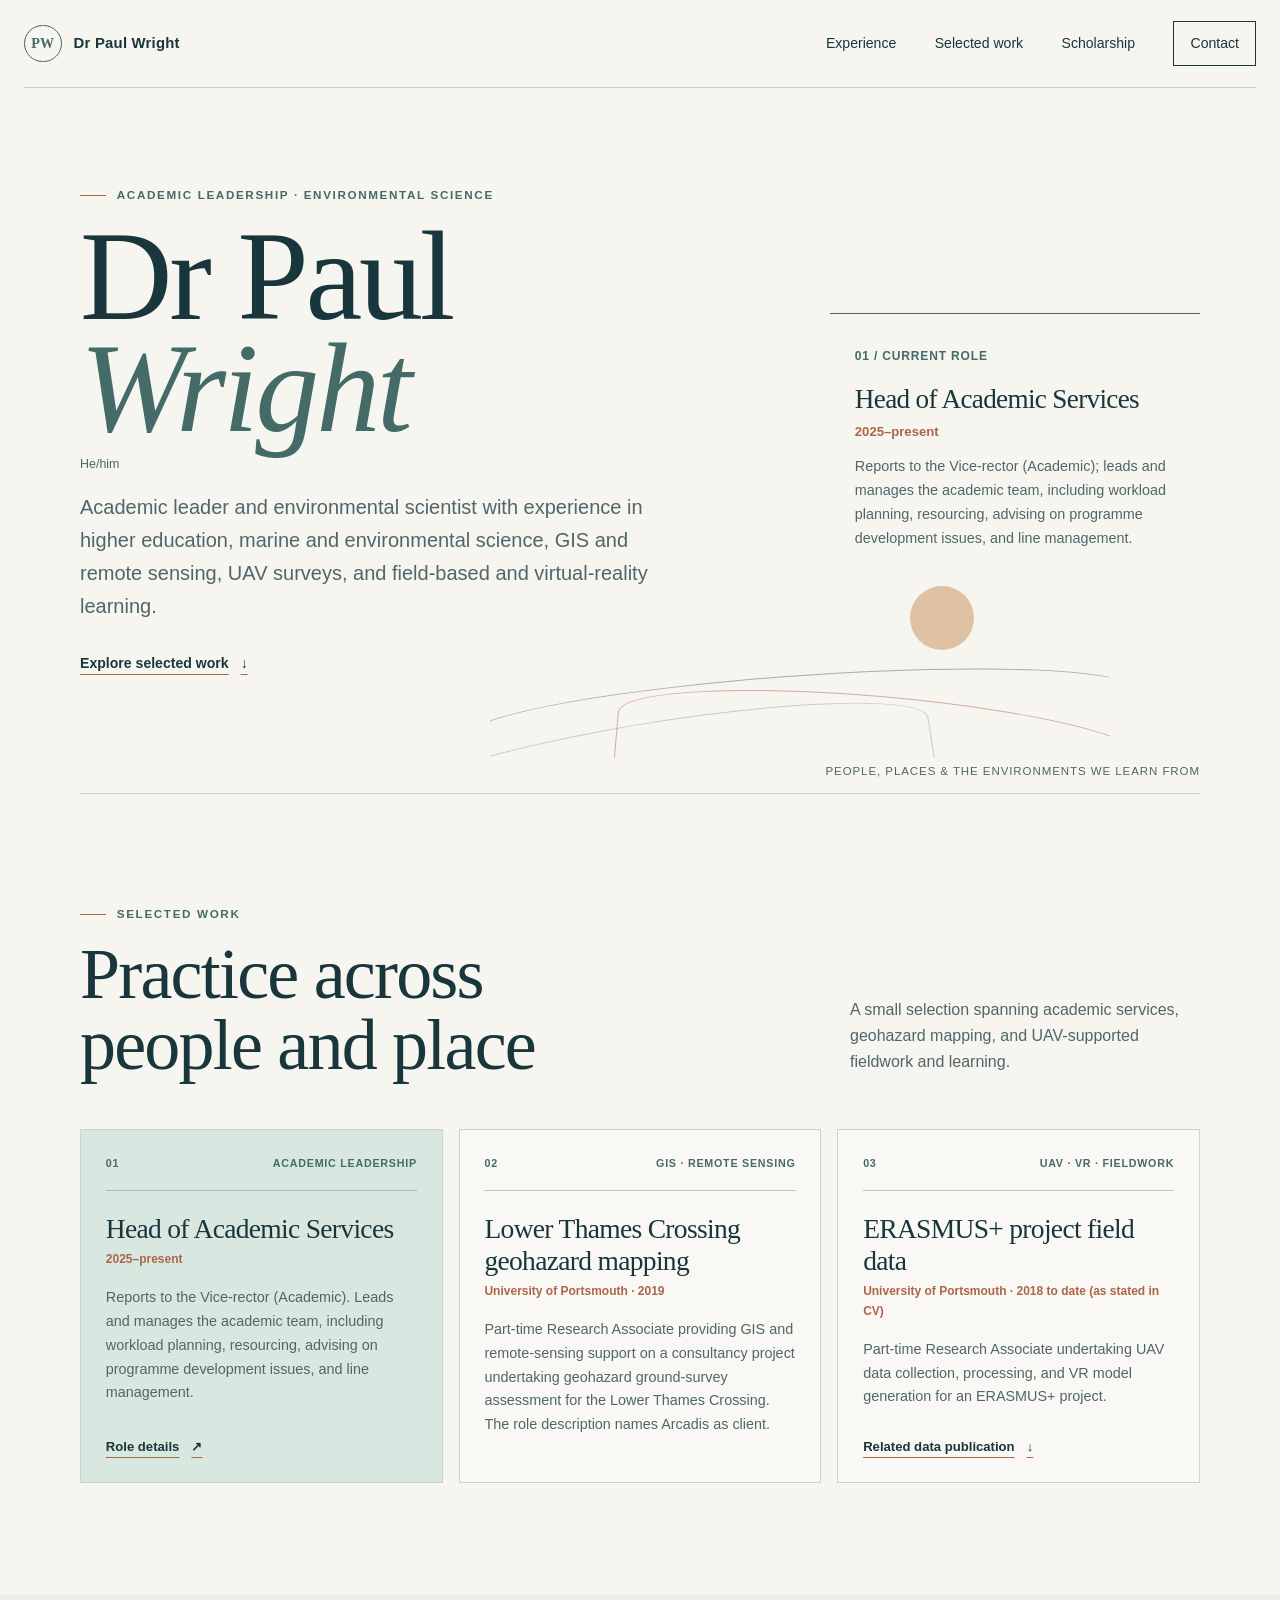
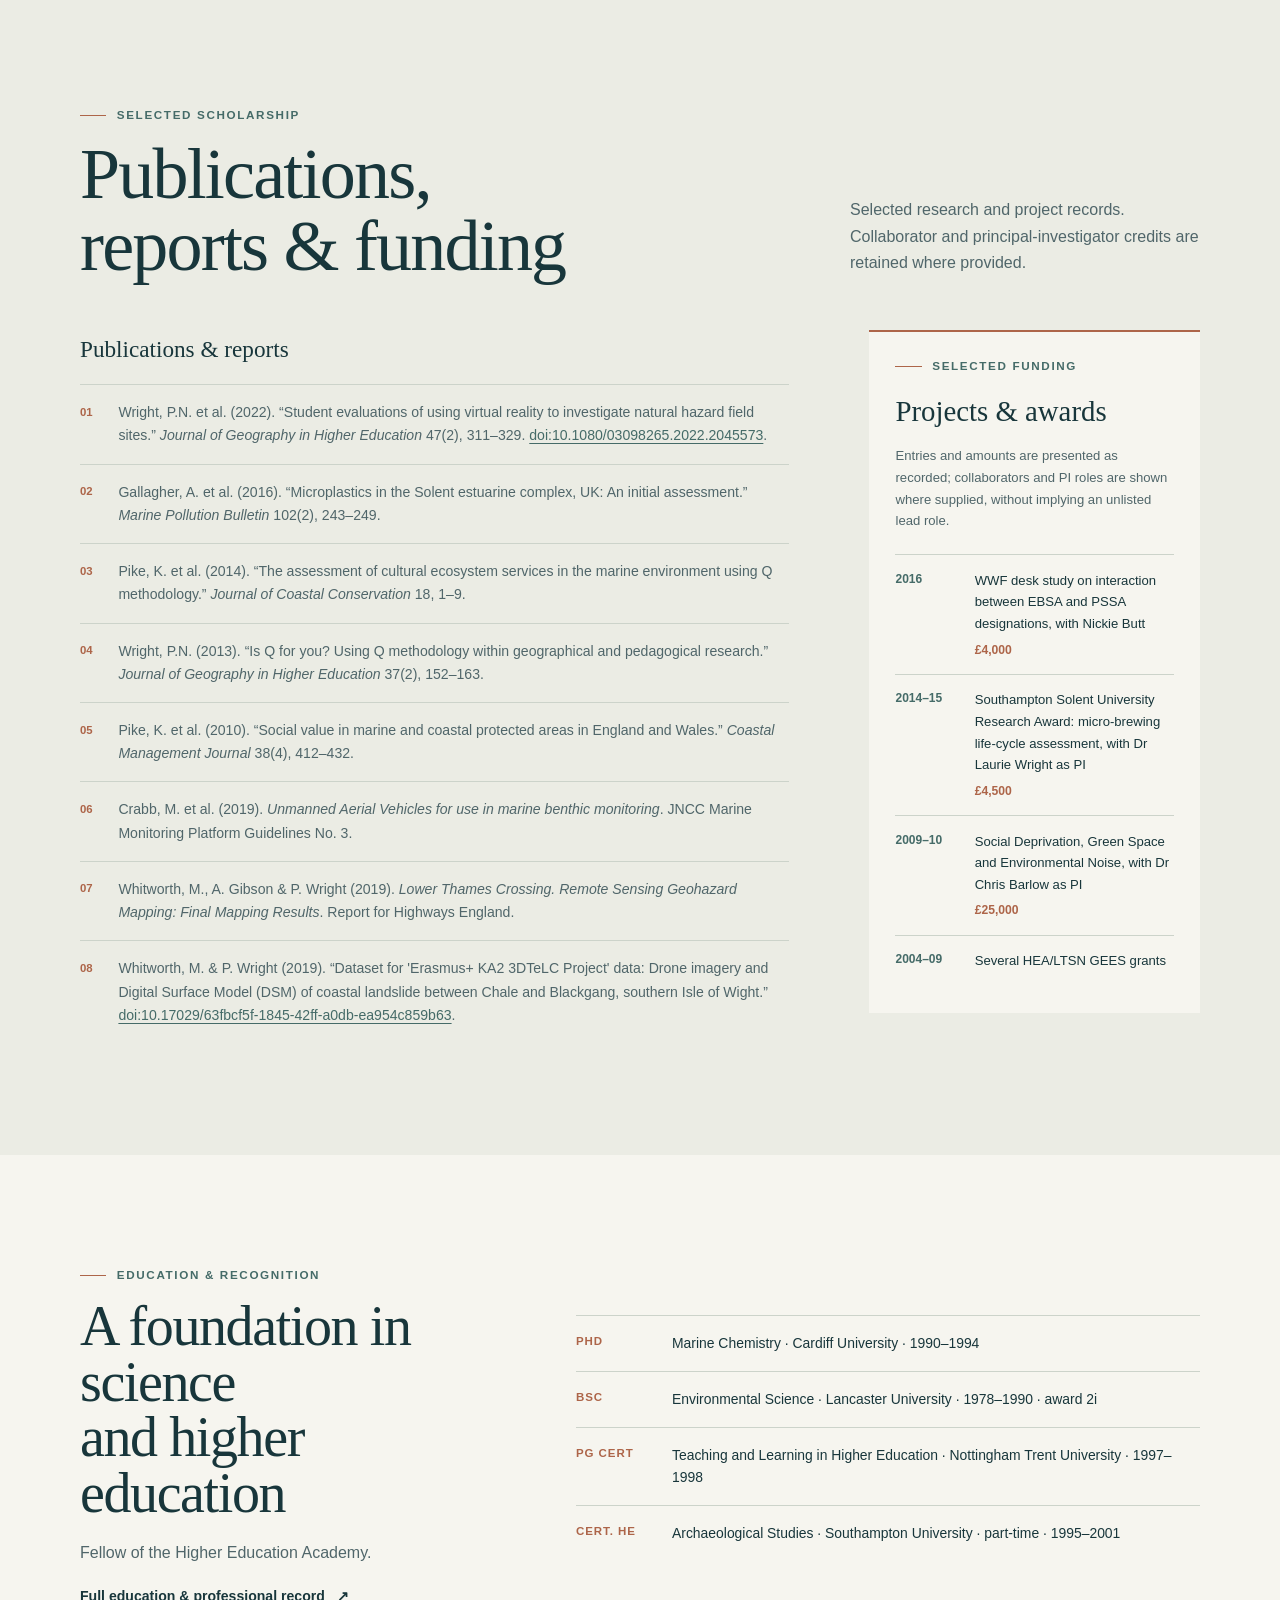
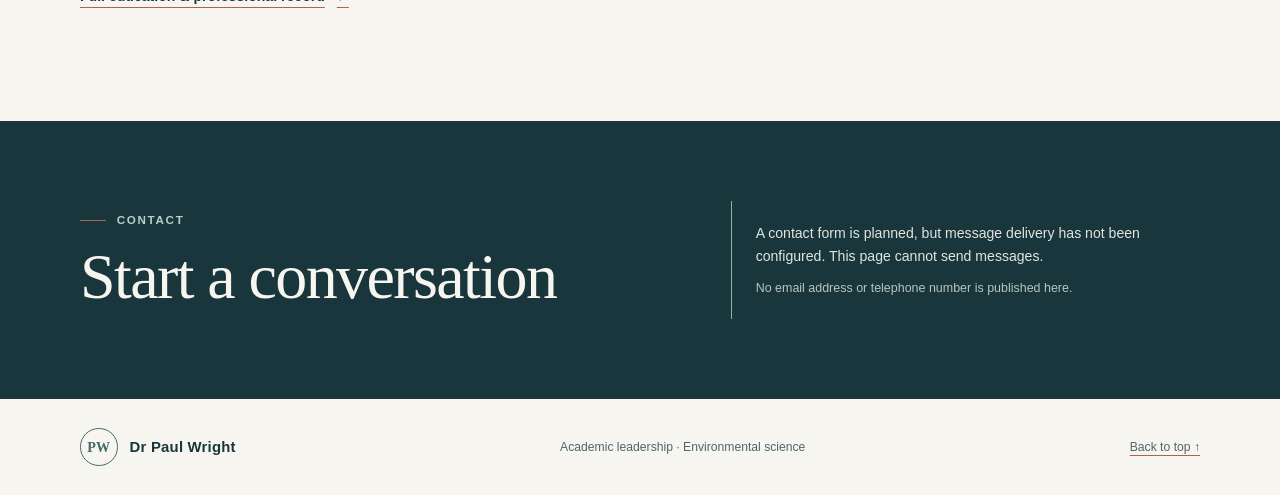
<file: site/index.html>
<!doctype html>
<html lang="en">
<head>
  <meta charset="utf-8">
  <meta name="viewport" content="width=device-width, initial-scale=1">
  <meta name="theme-color" content="#f6f5ef">
  <meta name="description" content="Dr Paul Wright is an academic leader and environmental scientist working across higher education, marine and environmental science, GIS, remote sensing and field-based learning.">
  <title>Dr Paul Wright | Academic leadership &amp; environmental science</title>
  <link rel="stylesheet" href="./styles.css">
  <script src="./script.js" defer></script>
</head>
<body>
  <a class="skip-link" href="#main">Skip to content</a>
  <header class="site-header">
    <a class="wordmark" href="./index.html" aria-label="Dr Paul Wright, home">
      <span class="wordmark-mark" aria-hidden="true">PW</span>
      <span>Dr Paul Wright</span>
    </a>
    <button class="nav-toggle" type="button" aria-expanded="false" aria-controls="primary-nav">
      <span class="nav-toggle-label">Menu</span>
      <span class="nav-toggle-icon" aria-hidden="true"></span>
    </button>
    <nav class="primary-nav" id="primary-nav" aria-label="Main navigation">
      <a href="./experience.html">Experience</a>
      <a href="#selected-work">Selected work</a>
      <a href="#scholarship">Scholarship</a>
      <a class="nav-contact" href="#contact">Contact</a>
    </nav>
  </header>

  <main id="main">
    <section class="hero page-shell" aria-labelledby="intro-heading">
      <div class="hero-copy">
        <p class="eyebrow"><span class="eyebrow-rule"></span> Academic leadership · Environmental science</p>
        <h1 id="intro-heading">Dr Paul<br><span>Wright</span></h1>
        <p class="hero-pronouns">He/him</p>
        <p class="hero-summary">Academic leader and environmental scientist with experience in higher education, marine and environmental science, GIS and remote sensing, UAV surveys, and field-based and virtual-reality learning.</p>
        <a class="text-link" href="#selected-work">Explore selected work <span aria-hidden="true">↓</span></a>
      </div>
      <aside class="hero-note" aria-label="Current role">
        <span class="note-index">01 / Current role</span>
        <h2>Head of Academic Services</h2>
        <p>2025–present</p>
        <p>Reports to the Vice-rector (Academic); leads and manages the academic team, including workload planning, resourcing, advising on programme development issues, and line management.</p>
      </aside>
      <div class="hero-landscape" aria-hidden="true">
        <span class="landscape-sun"></span>
        <span class="landscape-line landscape-line-one"></span>
        <span class="landscape-line landscape-line-two"></span>
        <span class="landscape-line landscape-line-three"></span>
      </div>
      <p class="hero-caption">People, places &amp; the environments we learn from</p>
    </section>

    <section class="section section-work page-shell" id="selected-work" aria-labelledby="work-heading">
      <div class="section-heading">
        <div>
          <p class="eyebrow"><span class="eyebrow-rule"></span> Selected work</p>
          <h2 id="work-heading">Practice across<br>people and place</h2>
        </div>
        <p class="section-intro">A small selection spanning academic services, geohazard mapping, and UAV-supported fieldwork and learning.</p>
      </div>

      <div class="work-grid">
        <article class="work-card work-card-feature">
          <div class="card-meta"><span>01</span><span>Academic leadership</span></div>
          <h3>Head of Academic Services</h3>
          <p class="card-date">2025–present</p>
          <p>Reports to the Vice-rector (Academic). Leads and manages the academic team, including workload planning, resourcing, advising on programme development issues, and line management.</p>
          <a class="card-link" href="./experience.html#academic-services">Role details <span aria-hidden="true">↗</span></a>
        </article>

        <article class="work-card">
          <div class="card-meta"><span>02</span><span>GIS · Remote sensing</span></div>
          <h3>Lower Thames Crossing geohazard mapping</h3>
          <p class="card-date">University of Portsmouth · 2019</p>
          <p>Part-time Research Associate providing GIS and remote-sensing support on a consultancy project undertaking geohazard ground-survey assessment for the Lower Thames Crossing. The role description names Arcadis as client.</p>
        </article>

        <article class="work-card">
          <div class="card-meta"><span>03</span><span>UAV · VR · Fieldwork</span></div>
          <h3>ERASMUS+ project field data</h3>
          <p class="card-date">University of Portsmouth · 2018 to date (as stated in CV)</p>
          <p>Part-time Research Associate undertaking UAV data collection, processing, and VR model generation for an ERASMUS+ project.</p>
          <a class="card-link" href="#scholarship">Related data publication <span aria-hidden="true">↓</span></a>
        </article>
      </div>
    </section>

    <section class="section section-scholarship" id="scholarship" aria-labelledby="scholarship-heading">
      <div class="page-shell">
        <div class="section-heading">
          <div>
            <p class="eyebrow"><span class="eyebrow-rule"></span> Selected scholarship</p>
            <h2 id="scholarship-heading">Publications,<br>reports &amp; funding</h2>
          </div>
          <p class="section-intro">Selected research and project records. Collaborator and principal-investigator credits are retained where provided.</p>
        </div>

        <div class="scholarship-layout">
          <div>
            <h3 class="list-heading">Publications &amp; reports</h3>
            <ol class="publication-list">
              <li>
                <p>Wright, P.N. et al. (2022). “Student evaluations of using virtual reality to investigate natural hazard field sites.” <em>Journal of Geography in Higher Education</em> 47(2), 311–329. <a href="https://doi.org/10.1080/03098265.2022.2045573">doi:10.1080/03098265.2022.2045573</a>.</p>
              </li>
              <li>
                <p>Gallagher, A. et al. (2016). “Microplastics in the Solent estuarine complex, UK: An initial assessment.” <em>Marine Pollution Bulletin</em> 102(2), 243–249.</p>
              </li>
              <li>
                <p>Pike, K. et al. (2014). “The assessment of cultural ecosystem services in the marine environment using Q methodology.” <em>Journal of Coastal Conservation</em> 18, 1–9.</p>
              </li>
              <li>
                <p>Wright, P.N. (2013). “Is Q for you? Using Q methodology within geographical and pedagogical research.” <em>Journal of Geography in Higher Education</em> 37(2), 152–163.</p>
              </li>
              <li>
                <p>Pike, K. et al. (2010). “Social value in marine and coastal protected areas in England and Wales.” <em>Coastal Management Journal</em> 38(4), 412–432.</p>
              </li>
              <li>
                <p>Crabb, M. et al. (2019). <em>Unmanned Aerial Vehicles for use in marine benthic monitoring</em>. JNCC Marine Monitoring Platform Guidelines No. 3.</p>
              </li>
              <li>
                <p>Whitworth, M., A. Gibson &amp; P. Wright (2019). <em>Lower Thames Crossing. Remote Sensing Geohazard Mapping: Final Mapping Results</em>. Report for Highways England.</p>
              </li>
              <li>
                <p>Whitworth, M. &amp; P. Wright (2019). “Dataset for 'Erasmus+ KA2 3DTeLC Project' data: Drone imagery and Digital Surface Model (DSM) of coastal landslide between Chale and Blackgang, southern Isle of Wight.” <a href="https://doi.org/10.17029/63fbcf5f-1845-42ff-a0db-ea954c859b63">doi:10.17029/63fbcf5f-1845-42ff-a0db-ea954c859b63</a>.</p>
              </li>
            </ol>
          </div>

          <aside class="funding-panel">
            <p class="eyebrow"><span class="eyebrow-rule"></span> Selected funding</p>
            <h3>Projects &amp; awards</h3>
            <p class="funding-note">Entries and amounts are presented as recorded; collaborators and PI roles are shown where supplied, without implying an unlisted lead role.</p>
            <ul class="funding-list">
              <li><span class="funding-year">2016</span><span>WWF desk study on interaction between EBSA and PSSA designations, with Nickie Butt <strong>£4,000</strong></span></li>
              <li><span class="funding-year">2014–15</span><span>Southampton Solent University Research Award: micro-brewing life-cycle assessment, with Dr Laurie Wright as PI <strong>£4,500</strong></span></li>
              <li><span class="funding-year">2009–10</span><span>Social Deprivation, Green Space and Environmental Noise, with Dr Chris Barlow as PI <strong>£25,000</strong></span></li>
              <li><span class="funding-year">2004–09</span><span>Several HEA/LTSN GEES grants</span></li>
            </ul>
          </aside>
        </div>
      </div>
    </section>

    <section class="section section-credentials page-shell" aria-labelledby="credentials-heading">
      <div class="credentials-copy">
        <p class="eyebrow"><span class="eyebrow-rule"></span> Education &amp; recognition</p>
        <h2 id="credentials-heading">A foundation in science<br>and higher education</h2>
        <p>Fellow of the Higher Education Academy.</p>
        <a class="text-link" href="./experience.html#education">Full education &amp; professional record <span aria-hidden="true">↗</span></a>
      </div>
      <ul class="qualification-list">
        <li><span>PhD</span><span>Marine Chemistry · Cardiff University · 1990–1994</span></li>
        <li><span>BSc</span><span>Environmental Science · Lancaster University · 1978–1990 · award 2i</span></li>
        <li><span>PG Cert</span><span>Teaching and Learning in Higher Education · Nottingham Trent University · 1997–1998</span></li>
        <li><span>Cert. HE</span><span>Archaeological Studies · Southampton University · part-time · 1995–2001</span></li>
      </ul>
    </section>

    <section class="contact-section" id="contact" aria-labelledby="contact-heading">
      <div class="page-shell contact-inner">
        <div>
          <p class="eyebrow"><span class="eyebrow-rule"></span> Contact</p>
          <h2 id="contact-heading">Start a conversation</h2>
        </div>
        <div class="contact-notice">
          <p>A contact form is planned, but message delivery has not been configured. This page cannot send messages.</p>
          <p>No email address or telephone number is published here.</p>
        </div>
      </div>
    </section>
  </main>

  <footer class="site-footer page-shell">
    <a class="wordmark footer-wordmark" href="./index.html">
      <span class="wordmark-mark" aria-hidden="true">PW</span>
      <span>Dr Paul Wright</span>
    </a>
    <p>Academic leadership · Environmental science</p>
    <a class="back-to-top" href="#main">Back to top ↑</a>
  </footer>
</body>
</html>
</file>
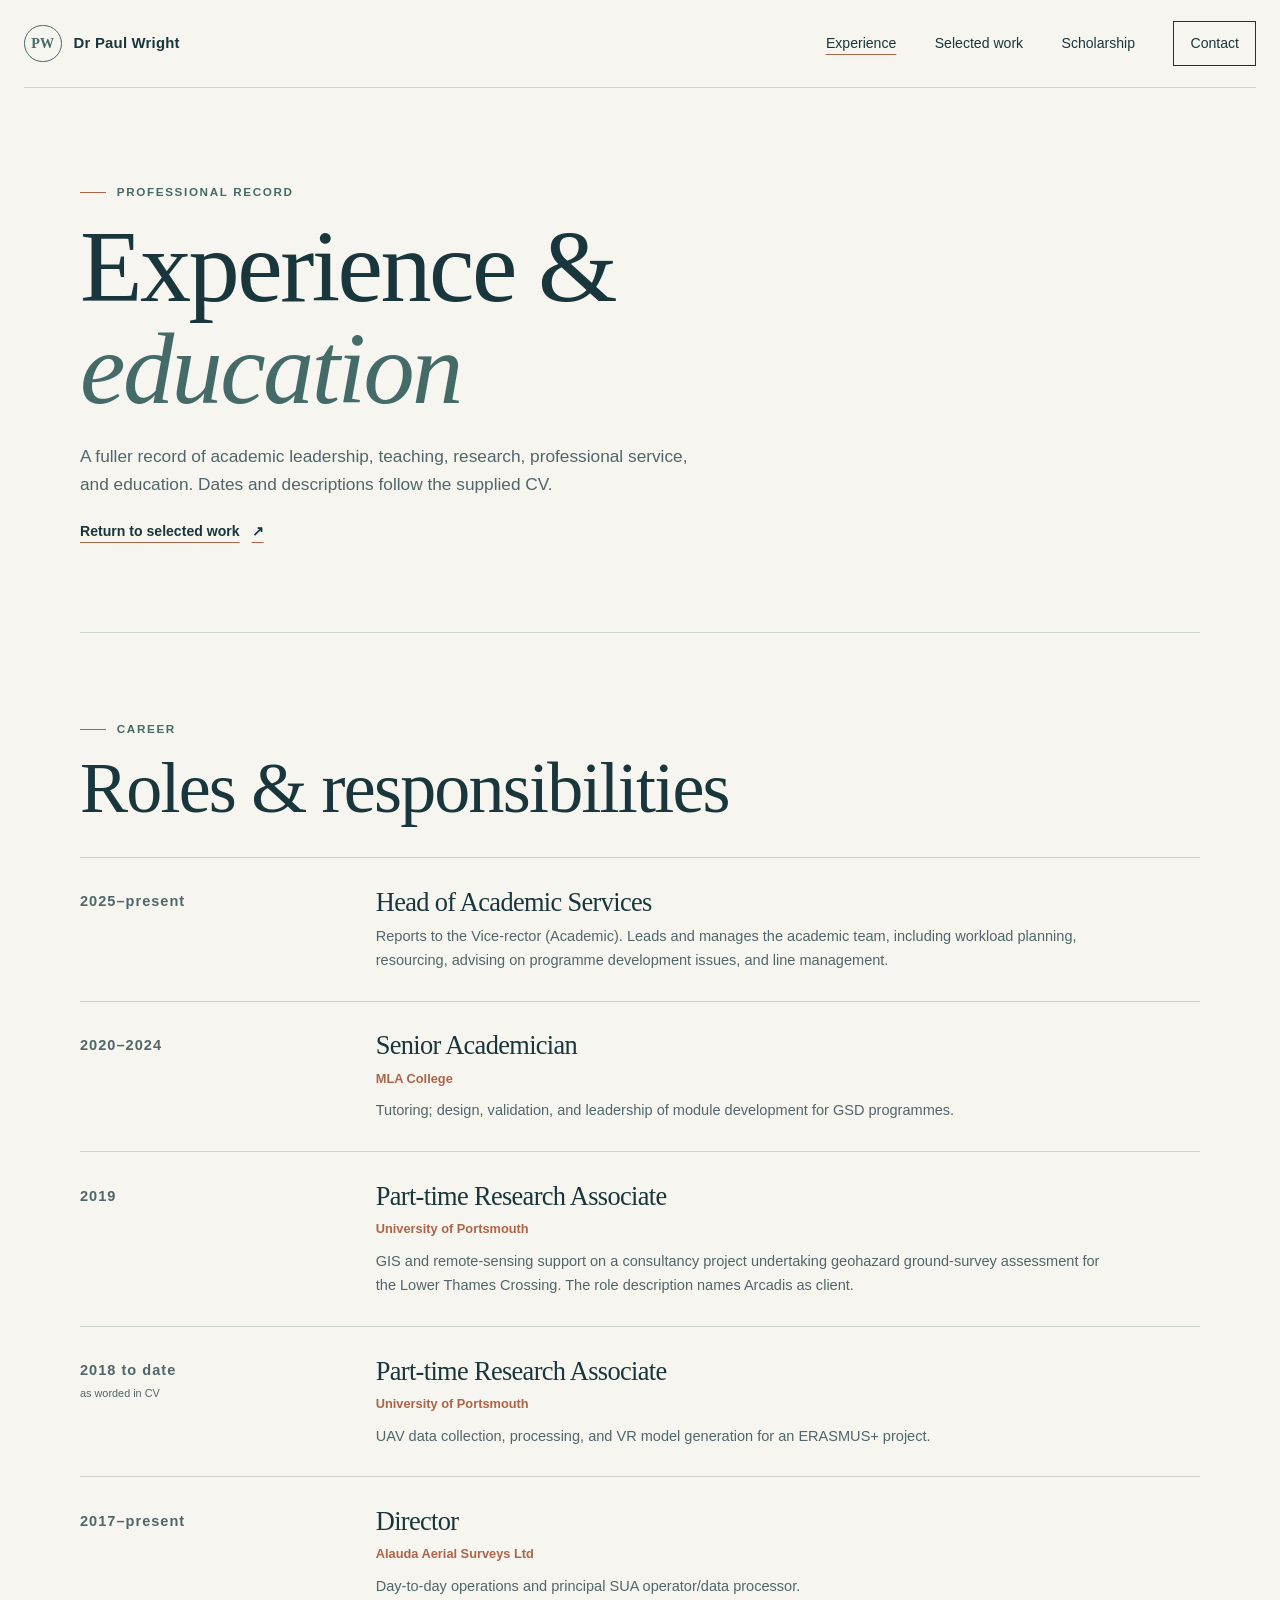
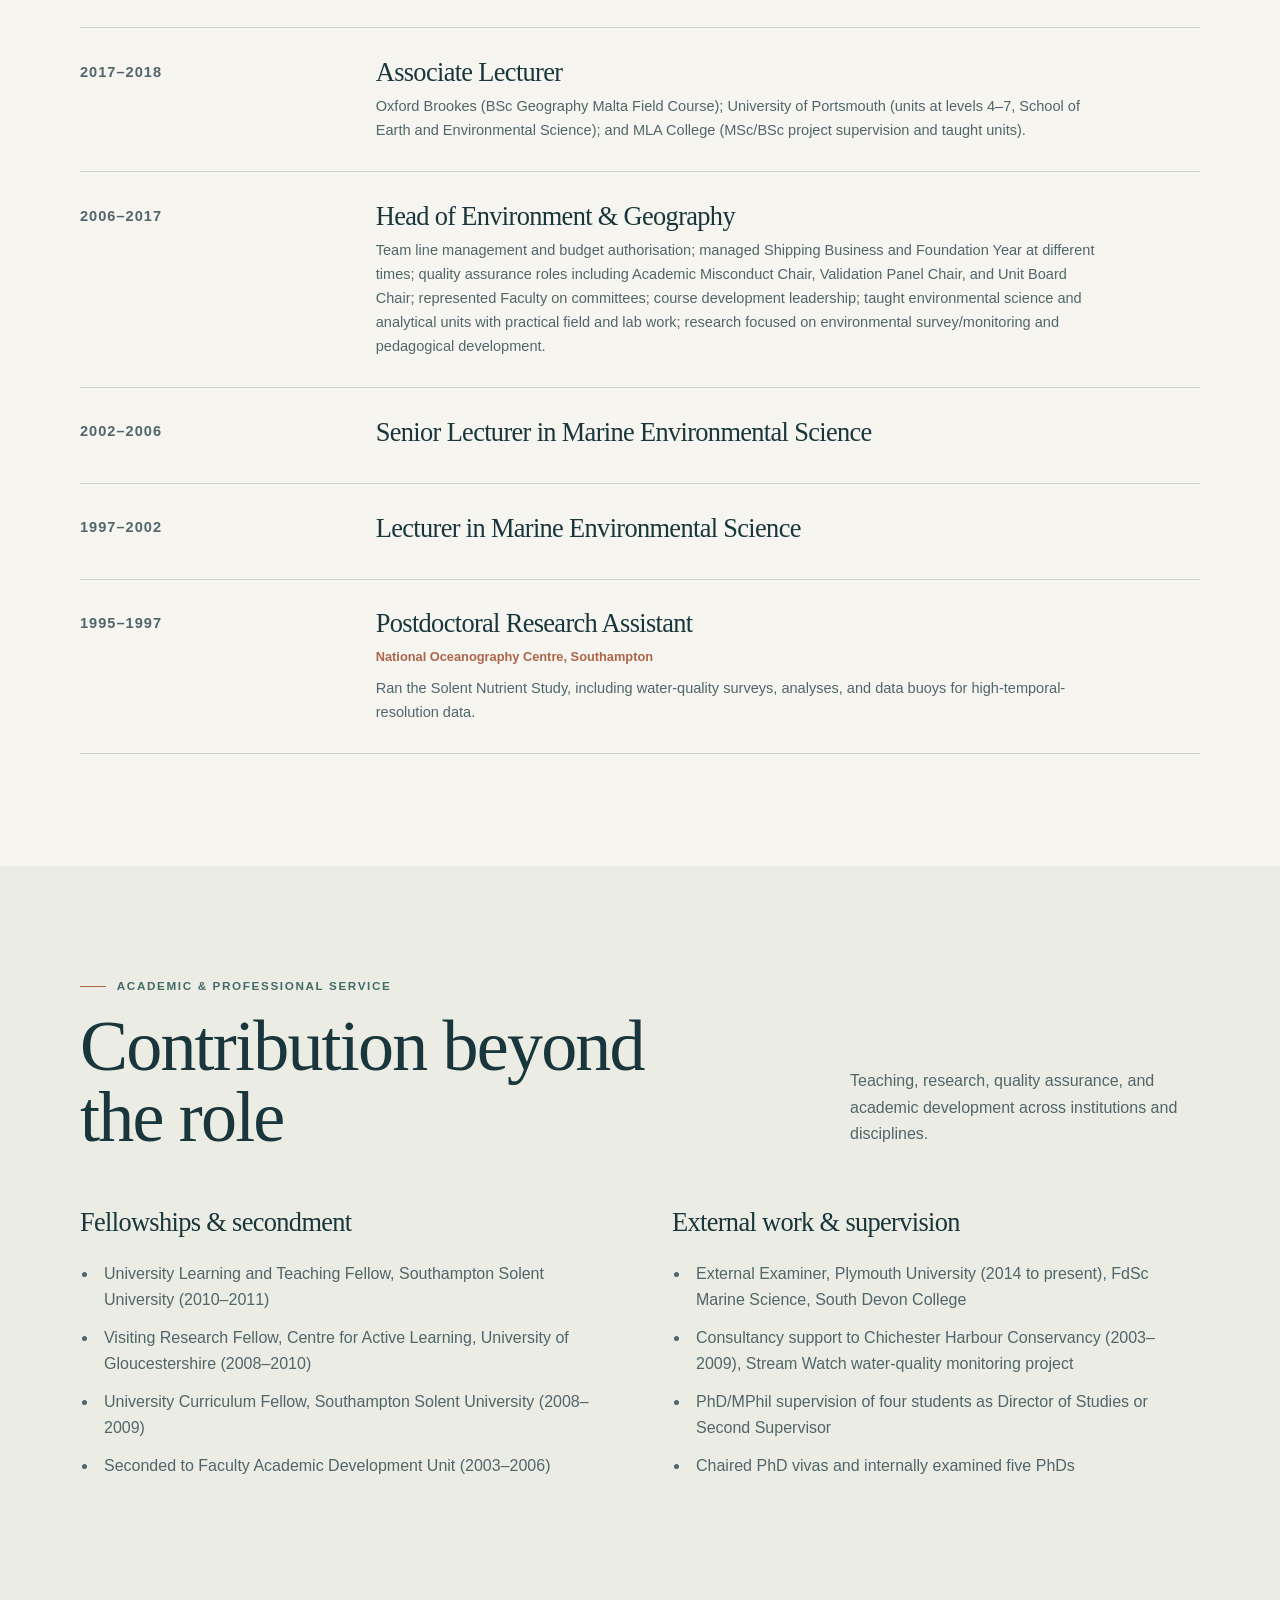
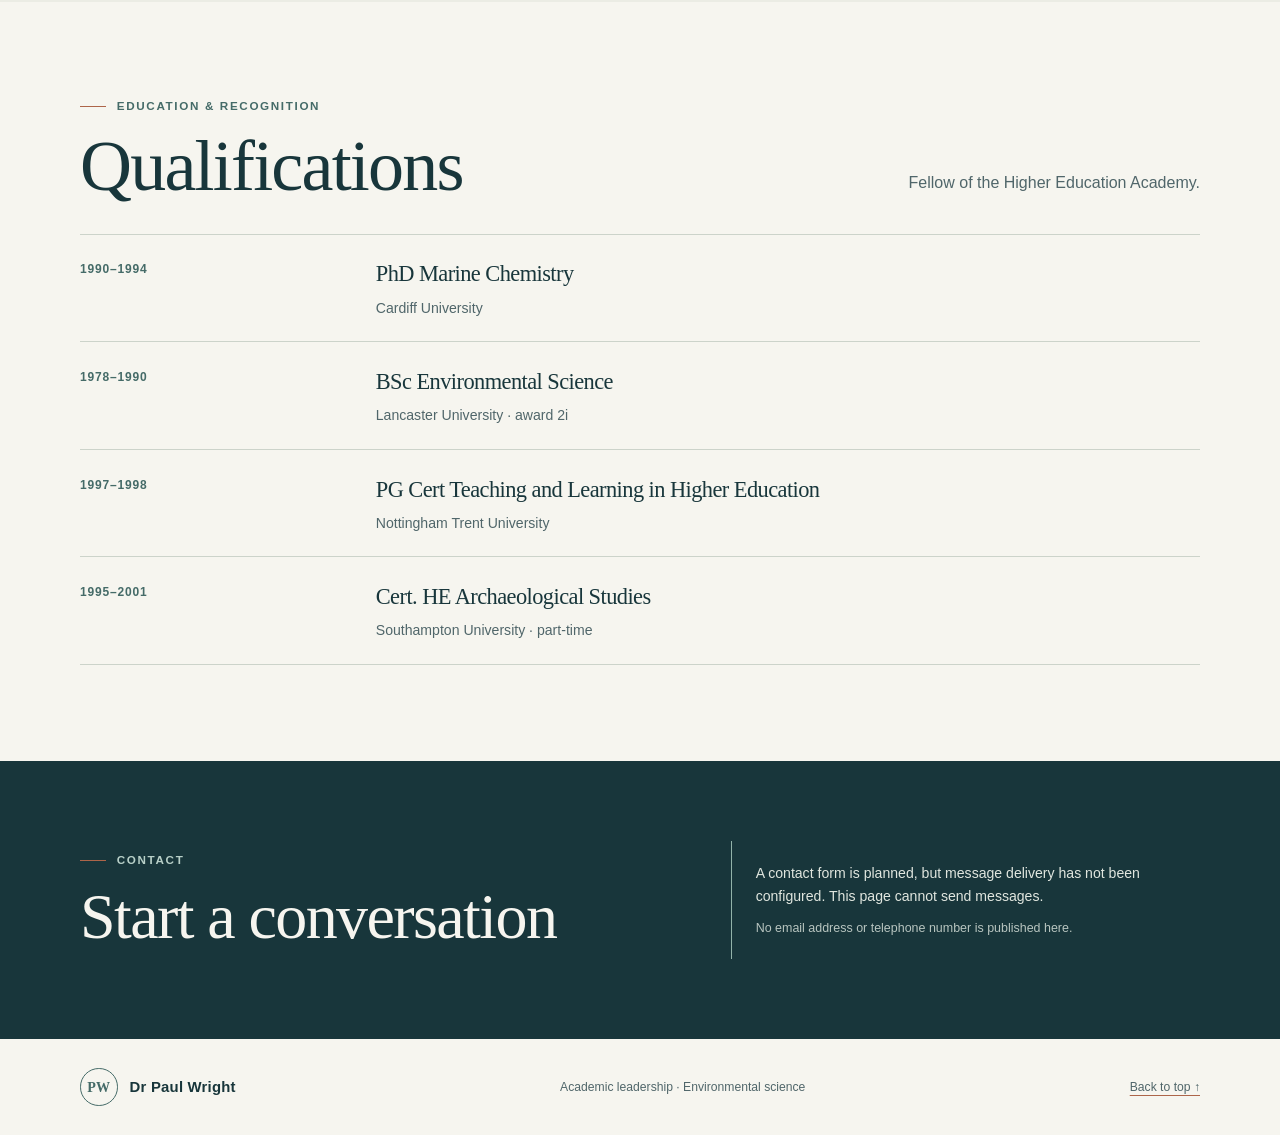
<file: site/experience.html>
<!doctype html>
<html lang="en">
<head>
  <meta charset="utf-8">
  <meta name="viewport" content="width=device-width, initial-scale=1">
  <meta name="theme-color" content="#f6f5ef">
  <meta name="description" content="Professional experience, academic service, education and recognition for Dr Paul Wright.">
  <title>Experience | Dr Paul Wright</title>
  <link rel="stylesheet" href="./styles.css">
  <script src="./script.js" defer></script>
</head>
<body>
  <a class="skip-link" href="#main">Skip to content</a>
  <header class="site-header">
    <a class="wordmark" href="./index.html" aria-label="Dr Paul Wright, home">
      <span class="wordmark-mark" aria-hidden="true">PW</span>
      <span>Dr Paul Wright</span>
    </a>
    <button class="nav-toggle" type="button" aria-expanded="false" aria-controls="primary-nav">
      <span class="nav-toggle-label">Menu</span>
      <span class="nav-toggle-icon" aria-hidden="true"></span>
    </button>
    <nav class="primary-nav" id="primary-nav" aria-label="Main navigation">
      <a href="./experience.html" aria-current="page">Experience</a>
      <a href="./index.html#selected-work">Selected work</a>
      <a href="./index.html#scholarship">Scholarship</a>
      <a class="nav-contact" href="./index.html#contact">Contact</a>
    </nav>
  </header>

  <main id="main">
    <section class="page-intro page-shell" aria-labelledby="page-heading">
      <p class="eyebrow"><span class="eyebrow-rule"></span> Professional record</p>
      <h1 id="page-heading">Experience &amp;<br><span>education</span></h1>
      <p>A fuller record of academic leadership, teaching, research, professional service, and education. Dates and descriptions follow the supplied CV.</p>
      <a class="text-link" href="./index.html">Return to selected work <span aria-hidden="true">↗</span></a>
    </section>

    <section class="section experience-section page-shell" aria-labelledby="career-heading">
      <div class="section-heading">
        <div>
          <p class="eyebrow"><span class="eyebrow-rule"></span> Career</p>
          <h2 id="career-heading">Roles &amp; responsibilities</h2>
        </div>
      </div>

      <div class="timeline">
        <article class="timeline-entry" id="academic-services">
          <p class="timeline-date">2025–present</p>
          <div>
            <h3>Head of Academic Services</h3>
            <p>Reports to the Vice-rector (Academic). Leads and manages the academic team, including workload planning, resourcing, advising on programme development issues, and line management.</p>
          </div>
        </article>
        <article class="timeline-entry">
          <p class="timeline-date">2020–2024</p>
          <div>
            <h3>Senior Academician</h3>
            <p class="timeline-organization">MLA College</p>
            <p>Tutoring; design, validation, and leadership of module development for GSD programmes.</p>
          </div>
        </article>
        <article class="timeline-entry">
          <p class="timeline-date">2019</p>
          <div>
            <h3>Part-time Research Associate</h3>
            <p class="timeline-organization">University of Portsmouth</p>
            <p>GIS and remote-sensing support on a consultancy project undertaking geohazard ground-survey assessment for the Lower Thames Crossing. The role description names Arcadis as client.</p>
          </div>
        </article>
        <article class="timeline-entry">
          <p class="timeline-date">2018 to date<br><span>as worded in CV</span></p>
          <div>
            <h3>Part-time Research Associate</h3>
            <p class="timeline-organization">University of Portsmouth</p>
            <p>UAV data collection, processing, and VR model generation for an ERASMUS+ project.</p>
          </div>
        </article>
        <article class="timeline-entry">
          <p class="timeline-date">2017–present</p>
          <div>
            <h3>Director</h3>
            <p class="timeline-organization">Alauda Aerial Surveys Ltd</p>
            <p>Day-to-day operations and principal SUA operator/data processor.</p>
          </div>
        </article>
        <article class="timeline-entry">
          <p class="timeline-date">2017–2018</p>
          <div>
            <h3>Associate Lecturer</h3>
            <p>Oxford Brookes (BSc Geography Malta Field Course); University of Portsmouth (units at levels 4–7, School of Earth and Environmental Science); and MLA College (MSc/BSc project supervision and taught units).</p>
          </div>
        </article>
        <article class="timeline-entry">
          <p class="timeline-date">2006–2017</p>
          <div>
            <h3>Head of Environment &amp; Geography</h3>
            <p>Team line management and budget authorisation; managed Shipping Business and Foundation Year at different times; quality assurance roles including Academic Misconduct Chair, Validation Panel Chair, and Unit Board Chair; represented Faculty on committees; course development leadership; taught environmental science and analytical units with practical field and lab work; research focused on environmental survey/monitoring and pedagogical development.</p>
          </div>
        </article>
        <article class="timeline-entry">
          <p class="timeline-date">2002–2006</p>
          <div>
            <h3>Senior Lecturer in Marine Environmental Science</h3>
          </div>
        </article>
        <article class="timeline-entry">
          <p class="timeline-date">1997–2002</p>
          <div>
            <h3>Lecturer in Marine Environmental Science</h3>
          </div>
        </article>
        <article class="timeline-entry">
          <p class="timeline-date">1995–1997</p>
          <div>
            <h3>Postdoctoral Research Assistant</h3>
            <p class="timeline-organization">National Oceanography Centre, Southampton</p>
            <p>Ran the Solent Nutrient Study, including water-quality surveys, analyses, and data buoys for high-temporal-resolution data.</p>
          </div>
        </article>
      </div>
    </section>

    <section class="section service-section" aria-labelledby="service-heading">
      <div class="page-shell">
        <div class="section-heading">
          <div>
            <p class="eyebrow"><span class="eyebrow-rule"></span> Academic &amp; professional service</p>
            <h2 id="service-heading">Contribution beyond<br>the role</h2>
          </div>
          <p class="section-intro">Teaching, research, quality assurance, and academic development across institutions and disciplines.</p>
        </div>
        <div class="service-grid">
          <article>
            <h3>Fellowships &amp; secondment</h3>
            <ul>
              <li>University Learning and Teaching Fellow, Southampton Solent University (2010–2011)</li>
              <li>Visiting Research Fellow, Centre for Active Learning, University of Gloucestershire (2008–2010)</li>
              <li>University Curriculum Fellow, Southampton Solent University (2008–2009)</li>
              <li>Seconded to Faculty Academic Development Unit (2003–2006)</li>
            </ul>
          </article>
          <article>
            <h3>External work &amp; supervision</h3>
            <ul>
              <li>External Examiner, Plymouth University (2014 to present), FdSc Marine Science, South Devon College</li>
              <li>Consultancy support to Chichester Harbour Conservancy (2003–2009), Stream Watch water-quality monitoring project</li>
              <li>PhD/MPhil supervision of four students as Director of Studies or Second Supervisor</li>
              <li>Chaired PhD vivas and internally examined five PhDs</li>
            </ul>
          </article>
        </div>
      </div>
    </section>

    <section class="section education-section page-shell" id="education" aria-labelledby="education-heading">
      <div class="section-heading">
        <div>
          <p class="eyebrow"><span class="eyebrow-rule"></span> Education &amp; recognition</p>
          <h2 id="education-heading">Qualifications</h2>
        </div>
        <p class="section-intro">Fellow of the Higher Education Academy.</p>
      </div>
      <ol class="education-list">
        <li><span class="education-date">1990–1994</span><div><h3>PhD Marine Chemistry</h3><p>Cardiff University</p></div></li>
        <li><span class="education-date">1978–1990</span><div><h3>BSc Environmental Science</h3><p>Lancaster University · award 2i</p></div></li>
        <li><span class="education-date">1997–1998</span><div><h3>PG Cert Teaching and Learning in Higher Education</h3><p>Nottingham Trent University</p></div></li>
        <li><span class="education-date">1995–2001</span><div><h3>Cert. HE Archaeological Studies</h3><p>Southampton University · part-time</p></div></li>
      </ol>
    </section>

    <section class="contact-section" id="contact" aria-labelledby="contact-heading">
      <div class="page-shell contact-inner">
        <div>
          <p class="eyebrow"><span class="eyebrow-rule"></span> Contact</p>
          <h2 id="contact-heading">Start a conversation</h2>
        </div>
        <div class="contact-notice">
          <p>A contact form is planned, but message delivery has not been configured. This page cannot send messages.</p>
          <p>No email address or telephone number is published here.</p>
        </div>
      </div>
    </section>
  </main>

  <footer class="site-footer page-shell">
    <a class="wordmark footer-wordmark" href="./index.html">
      <span class="wordmark-mark" aria-hidden="true">PW</span>
      <span>Dr Paul Wright</span>
    </a>
    <p>Academic leadership · Environmental science</p>
    <a class="back-to-top" href="#main">Back to top ↑</a>
  </footer>
</body>
</html>
</file>
<file: site/styles.css>
:root {
  color-scheme: light;
  --ink: #18363b;
  --ink-soft: #50666a;
  --paper: #f6f5ef;
  --paper-deep: #ebece4;
  --sea: #d9e7e1;
  --sea-dark: #456b68;
  --rust: #ad6549;
  --line: #ccd3ca;
  --serif: Georgia, "Times New Roman", serif;
  --sans: "Segoe UI", Arial, sans-serif;
  --shell: 1120px;
}

* {
  box-sizing: border-box;
}

html {
  scroll-behavior: smooth;
  scroll-padding-top: 6rem;
}

body {
  margin: 0;
  background: var(--paper);
  color: var(--ink);
  font-family: var(--sans);
  font-size: 1rem;
  line-height: 1.65;
  text-rendering: optimizeLegibility;
}

a {
  color: inherit;
}

a:hover {
  color: var(--rust);
}

a:focus-visible,
button:focus-visible {
  outline: 3px solid var(--rust);
  outline-offset: 4px;
}

.page-shell {
  width: min(var(--shell), calc(100% - 3rem));
  margin-inline: auto;
}

.skip-link {
  position: absolute;
  z-index: 20;
  top: 0.75rem;
  left: 0.75rem;
  padding: 0.75rem 1rem;
  transform: translateY(-160%);
  background: var(--ink);
  color: white;
}

.skip-link:focus {
  transform: translateY(0);
}

.site-header {
  position: relative;
  z-index: 5;
  display: flex;
  width: min(1280px, calc(100% - 3rem));
  min-height: 5.5rem;
  align-items: center;
  justify-content: space-between;
  margin-inline: auto;
  border-bottom: 1px solid var(--line);
}

.wordmark {
  display: inline-flex;
  align-items: center;
  gap: 0.75rem;
  text-decoration: none;
  font-size: 0.93rem;
  font-weight: 650;
  letter-spacing: 0.015em;
}

.wordmark-mark {
  display: grid;
  width: 2.35rem;
  aspect-ratio: 1;
  place-items: center;
  border: 1px solid var(--sea-dark);
  border-radius: 50%;
  color: var(--sea-dark);
  font-family: var(--serif);
  font-size: 0.88rem;
}

.primary-nav {
  display: flex;
  align-items: center;
  gap: clamp(1.15rem, 3vw, 2.6rem);
}

.primary-nav a {
  text-decoration: none;
  font-size: 0.88rem;
}

.primary-nav a[aria-current="page"] {
  text-decoration: underline;
  text-decoration-color: var(--rust);
  text-underline-offset: 0.4rem;
}

.primary-nav .nav-contact {
  padding: 0.62rem 1rem;
  border: 1px solid var(--ink);
}

.nav-toggle {
  display: none;
  border: 0;
  background: none;
  color: var(--ink);
  font: inherit;
}

.hero {
  position: relative;
  display: grid;
  min-height: 620px;
  grid-template-columns: minmax(0, 1.2fr) minmax(250px, 0.8fr);
  align-items: center;
  gap: 3rem;
  padding-block: 6.2rem 7.3rem;
}

.hero-copy {
  position: relative;
  z-index: 1;
  max-width: 680px;
}

.eyebrow {
  display: flex;
  align-items: center;
  gap: 0.65rem;
  margin: 0 0 1rem;
  color: var(--sea-dark);
  font-size: 0.73rem;
  font-weight: 700;
  letter-spacing: 0.14em;
  line-height: 1.4;
  text-transform: uppercase;
}

.eyebrow-rule {
  display: inline-block;
  width: 1.65rem;
  height: 1px;
  background: var(--rust);
}

h1,
h2,
h3,
p {
  margin-top: 0;
}

h1,
h2,
.work-card h3,
.timeline-entry h3,
.service-grid h3,
.education-list h3 {
  font-family: var(--serif);
  font-weight: 400;
  letter-spacing: -0.025em;
}

.hero h1 {
  margin: 0 0 1.25rem;
  font-size: clamp(4.5rem, 10vw, 8.5rem);
  line-height: 0.88;
}

.hero h1 span,
.page-intro h1 span {
  color: var(--sea-dark);
  font-style: italic;
}

.hero-summary {
  max-width: 590px;
  margin-bottom: 1.7rem;
  color: var(--ink-soft);
  font-size: clamp(1.05rem, 1.8vw, 1.25rem);
}

.hero-pronouns {
  margin: -0.65rem 0 1rem;
  color: var(--ink-soft);
  font-size: 0.78rem;
}

.text-link,
.card-link {
  display: inline-flex;
  align-items: center;
  gap: 0.75rem;
  color: var(--ink);
  font-size: 0.88rem;
  font-weight: 650;
  text-decoration-color: var(--rust);
  text-underline-offset: 0.35rem;
}

.text-link:hover,
.card-link:hover {
  color: var(--rust);
}

.hero-note {
  position: relative;
  z-index: 1;
  max-width: 370px;
  justify-self: end;
  padding: 1.7rem 0 0 1.55rem;
  border-top: 1px solid var(--sea-dark);
}

.note-index,
.card-meta,
.card-date,
.timeline-date,
.education-date {
  color: var(--sea-dark);
  font-size: 0.75rem;
  font-weight: 700;
  letter-spacing: 0.07em;
}

.note-index,
.card-meta {
  text-transform: uppercase;
}

.hero-note h2 {
  margin: 1rem 0 0.35rem;
  font-size: 1.7rem;
  line-height: 1.15;
}

.hero-note p:last-child {
  margin-bottom: 0;
  color: var(--ink-soft);
  font-size: 0.9rem;
}

.hero-note p:nth-of-type(1) {
  margin-bottom: 0.8rem;
  color: var(--rust);
  font-size: 0.82rem;
  font-weight: 650;
}

.hero-landscape {
  position: absolute;
  right: 8%;
  bottom: 2.2rem;
  width: min(620px, 58vw);
  height: 175px;
  overflow: hidden;
  opacity: 0.74;
  pointer-events: none;
}

.landscape-sun {
  position: absolute;
  top: 0.15rem;
  right: 22%;
  width: 4rem;
  aspect-ratio: 1;
  border-radius: 50%;
  background: #d8b08b;
}

.landscape-line {
  position: absolute;
  right: -5%;
  bottom: -3.8rem;
  left: -4%;
  height: 9rem;
  border: 1px solid rgba(69, 107, 104, 0.65);
  border-radius: 50% 50% 0 0 / 27% 27% 0 0;
  transform: rotate(-4deg);
}

.landscape-line-two {
  bottom: -5.1rem;
  left: 20%;
  border-color: rgba(173, 101, 73, 0.65);
  transform: rotate(5deg);
}

.landscape-line-three {
  right: 28%;
  bottom: -6.7rem;
  left: -16%;
  border-color: rgba(69, 107, 104, 0.38);
  transform: rotate(-9deg);
}

.hero-caption {
  position: absolute;
  right: 0;
  bottom: 0.75rem;
  margin: 0;
  color: var(--ink-soft);
  font-size: 0.72rem;
  letter-spacing: 0.08em;
  text-transform: uppercase;
}

.section {
  padding-block: 7rem;
}

.section-work {
  border-top: 1px solid var(--line);
}

.section-heading {
  display: flex;
  align-items: end;
  justify-content: space-between;
  gap: 3rem;
  margin-bottom: 3rem;
}

.section-heading h2,
.credentials-copy h2,
.contact-inner h2,
.page-intro h1 {
  margin-bottom: 0;
  font-size: clamp(2.7rem, 5.8vw, 4.5rem);
  line-height: 0.99;
}

.section-intro {
  max-width: 350px;
  margin-bottom: 0.35rem;
  color: var(--ink-soft);
}

.work-grid {
  display: grid;
  grid-template-columns: repeat(3, minmax(0, 1fr));
  gap: 1rem;
}

.work-card {
  display: flex;
  min-height: 330px;
  flex-direction: column;
  align-items: flex-start;
  padding: 1.55rem;
  border: 1px solid var(--line);
  background: rgba(255, 255, 255, 0.28);
}

.work-card-feature {
  background: var(--sea);
}

.card-meta {
  display: flex;
  width: 100%;
  justify-content: space-between;
  gap: 0.75rem;
  padding-bottom: 1.05rem;
  border-bottom: 1px solid rgba(69, 107, 104, 0.35);
  font-size: 0.67rem;
}

.work-card h3 {
  max-width: 18rem;
  margin: 1.4rem 0 0.35rem;
  font-size: 1.72rem;
  line-height: 1.16;
}

.card-date {
  margin-bottom: 1rem;
  color: var(--rust);
  font-size: 0.75rem;
  letter-spacing: 0;
}

.work-card > p:not(.card-date) {
  color: var(--ink-soft);
  font-size: 0.9rem;
}

.card-link {
  margin-top: auto;
  padding-top: 0.75rem;
  font-size: 0.82rem;
}

.section-scholarship,
.service-section {
  background: var(--paper-deep);
}

.scholarship-layout {
  display: grid;
  grid-template-columns: minmax(0, 1.5fr) minmax(260px, 0.7fr);
  align-items: start;
  gap: 5rem;
}

.list-heading,
.funding-panel h3 {
  margin-bottom: 1rem;
  font-family: var(--serif);
  font-size: 1.45rem;
  font-weight: 400;
}

.publication-list {
  margin: 0;
  padding: 0;
  list-style: none;
  counter-reset: publication;
}

.publication-list li {
  position: relative;
  padding: 1rem 0 1rem 2.4rem;
  border-top: 1px solid var(--line);
  counter-increment: publication;
}

.publication-list li::before {
  position: absolute;
  top: 1.1rem;
  left: 0;
  color: var(--rust);
  content: "0" counter(publication);
  font-size: 0.71rem;
  font-weight: 700;
}

.publication-list p {
  margin: 0;
  color: var(--ink-soft);
  font-size: 0.88rem;
}

.publication-list a {
  color: var(--sea-dark);
  overflow-wrap: anywhere;
  text-decoration-thickness: 1px;
  text-underline-offset: 0.18rem;
}

.funding-panel {
  padding: 1.65rem;
  border-top: 2px solid var(--rust);
  background: var(--paper);
}

.funding-panel .eyebrow {
  margin-bottom: 0.8rem;
}

.funding-panel h3 {
  margin-bottom: 0.65rem;
  font-size: 1.8rem;
}

.funding-note {
  color: var(--ink-soft);
  font-size: 0.82rem;
}

.funding-list {
  margin: 1.4rem 0 0;
  padding: 0;
  list-style: none;
}

.funding-list li {
  display: grid;
  grid-template-columns: 4.2rem 1fr;
  gap: 0.75rem;
  padding-block: 0.9rem;
  border-top: 1px solid var(--line);
  font-size: 0.82rem;
}

.funding-list strong {
  display: block;
  margin-top: 0.3rem;
  color: var(--rust);
  font-size: 0.76rem;
}

.funding-year {
  color: var(--sea-dark);
  font-size: 0.75rem;
  font-weight: 700;
}

.section-credentials {
  display: grid;
  grid-template-columns: 0.8fr 1.2fr;
  gap: 5rem;
}

.credentials-copy h2 {
  margin-bottom: 1.2rem;
  font-size: clamp(2.2rem, 4.5vw, 3.5rem);
}

.credentials-copy > p:not(.eyebrow) {
  color: var(--ink-soft);
}

.qualification-list {
  align-self: center;
  margin: 0;
  padding: 0;
  list-style: none;
}

.qualification-list li {
  display: grid;
  grid-template-columns: 5rem 1fr;
  gap: 1rem;
  padding-block: 1rem;
  border-top: 1px solid var(--line);
  font-size: 0.87rem;
}

.qualification-list li > span:first-child {
  color: var(--rust);
  font-size: 0.72rem;
  font-weight: 700;
  letter-spacing: 0.08em;
  text-transform: uppercase;
}

.contact-section {
  padding-block: 5rem;
  background: var(--ink);
  color: var(--paper);
}

.contact-inner {
  display: grid;
  grid-template-columns: 1fr 0.8fr;
  align-items: center;
  gap: 4rem;
}

.contact-inner .eyebrow {
  color: #b8d0c8;
}

.contact-inner h2 {
  font-size: clamp(2.5rem, 5vw, 4rem);
}

.contact-notice {
  padding: 1.3rem 0 1.3rem 1.5rem;
  border-left: 1px solid #92b3a9;
  color: #e0e6df;
  font-size: 0.88rem;
}

.contact-notice p {
  margin-bottom: 0.6rem;
}

.contact-notice p:last-child {
  margin-bottom: 0;
  color: #b8c5c0;
  font-size: 0.78rem;
}

.site-footer {
  display: flex;
  min-height: 6rem;
  align-items: center;
  justify-content: space-between;
  gap: 1.5rem;
}

.site-footer > p,
.back-to-top {
  margin: 0;
  color: var(--ink-soft);
  font-size: 0.76rem;
}

.back-to-top {
  text-decoration-color: var(--rust);
  text-underline-offset: 0.25rem;
}

.page-intro {
  padding-block: 6rem 5.5rem;
  border-bottom: 1px solid var(--line);
}

.page-intro h1 {
  margin-bottom: 1.4rem;
  font-size: clamp(4rem, 8vw, 7rem);
}

.page-intro > p:not(.eyebrow) {
  max-width: 630px;
  margin-bottom: 1.2rem;
  color: var(--ink-soft);
  font-size: 1.08rem;
}

.experience-section {
  padding-top: 5.5rem;
}

.experience-section .section-heading {
  margin-bottom: 2rem;
}

.timeline {
  border-top: 1px solid var(--line);
}

.timeline-entry {
  display: grid;
  grid-template-columns: minmax(130px, 0.32fr) minmax(0, 1fr);
  gap: 2rem;
  padding: 1.8rem 0;
  border-bottom: 1px solid var(--line);
}

.timeline-date {
  margin: 0.3rem 0 0;
  line-height: 1.5;
}

.timeline-date span {
  color: var(--ink-soft);
  font-size: 0.68rem;
  font-weight: 400;
  letter-spacing: 0;
}

.timeline-entry h3 {
  margin-bottom: 0.35rem;
  font-size: 1.65rem;
  line-height: 1.2;
}

.timeline-entry p {
  max-width: 730px;
  margin-bottom: 0;
  color: var(--ink-soft);
  font-size: 0.91rem;
}

.timeline-entry .timeline-organization {
  margin-bottom: 0.6rem;
  color: var(--rust);
  font-size: 0.8rem;
  font-weight: 650;
}

.service-grid {
  display: grid;
  grid-template-columns: 1fr 1fr;
  gap: 4rem;
}

.service-grid h3 {
  margin-bottom: 1rem;
  font-size: 1.65rem;
}

.service-grid ul {
  margin: 0;
  padding-left: 1.15rem;
  color: var(--ink-soft);
}

.service-grid li {
  margin-bottom: 0.7rem;
  padding-left: 0.35rem;
}

.education-section {
  padding-block: 6rem;
}

.education-section .section-heading {
  margin-bottom: 2rem;
}

.education-list {
  margin: 0;
  padding: 0;
  border-top: 1px solid var(--line);
  list-style: none;
}

.education-list li {
  display: grid;
  grid-template-columns: minmax(130px, 0.32fr) minmax(0, 1fr);
  gap: 2rem;
  padding: 1.35rem 0;
  border-bottom: 1px solid var(--line);
}

.education-date {
  padding-top: 0.25rem;
}

.education-list h3 {
  margin-bottom: 0.2rem;
  font-size: 1.4rem;
}

.education-list p {
  margin: 0;
  color: var(--ink-soft);
  font-size: 0.88rem;
}

@media (max-width: 800px) {
  .hero {
    min-height: unset;
    grid-template-columns: 1fr;
    gap: 2.5rem;
    padding-block: 5rem 8rem;
  }

  .hero-note {
    max-width: 510px;
    justify-self: start;
    margin-left: 1.2rem;
  }

  .hero-landscape {
    right: 0;
    width: 78vw;
  }

  .work-grid {
    grid-template-columns: 1fr 1fr;
  }

  .work-card:first-child {
    grid-column: 1 / -1;
  }

  .scholarship-layout {
    grid-template-columns: 1fr;
    gap: 2.5rem;
  }

  .section-credentials {
    grid-template-columns: 1fr;
    gap: 2rem;
  }
}

@media (max-width: 620px) {
  html {
    scroll-padding-top: 1rem;
  }

  .page-shell {
    width: min(100% - 2rem, var(--shell));
  }

  .site-header {
    width: calc(100% - 2rem);
    min-height: 4.7rem;
  }

  .nav-toggle {
    display: none;
  }

  .js-ready .nav-toggle {
    display: inline-flex;
    align-items: center;
    gap: 0.65rem;
    padding: 0.45rem 0;
    cursor: pointer;
    font-size: 0.86rem;
  }

  .nav-toggle-icon,
  .nav-toggle-icon::before,
  .nav-toggle-icon::after {
    display: block;
    width: 1.1rem;
    height: 1px;
    background: currentColor;
  }

  .nav-toggle-icon {
    position: relative;
  }

  .nav-toggle-icon::before,
  .nav-toggle-icon::after {
    position: absolute;
    left: 0;
    content: "";
  }

  .nav-toggle-icon::before {
    top: -0.35rem;
  }

  .nav-toggle-icon::after {
    top: 0.35rem;
  }

  .primary-nav {
    flex-direction: column;
    align-items: stretch;
    gap: 0;
  }

  .js-ready .primary-nav {
    position: absolute;
    top: calc(100% - 1px);
    right: -1rem;
    left: -1rem;
    display: none;
    padding: 0.4rem 1rem 1rem;
    border-bottom: 1px solid var(--line);
    background: var(--paper);
  }

  .js-ready .primary-nav.is-open {
    display: flex;
  }

  .primary-nav a {
    padding: 0.75rem 0;
  }

  .primary-nav .nav-contact {
    align-self: flex-start;
    margin-top: 0.5rem;
    padding: 0.45rem 0.8rem;
  }

  .hero {
    gap: 2rem;
    padding-block: 4rem 7rem;
  }

  .hero h1 {
    font-size: clamp(4rem, 19vw, 6.4rem);
  }

  .hero-note {
    margin-left: 0.4rem;
    padding-left: 1rem;
  }

  .hero-landscape {
    bottom: 2rem;
    width: 100%;
    height: 130px;
  }

  .hero-caption {
    max-width: 65%;
    font-size: 0.62rem;
  }

  .section {
    padding-block: 4.5rem;
  }

  .section-heading {
    display: block;
    margin-bottom: 2rem;
  }

  .section-intro {
    margin-top: 1.1rem;
  }

  .section-heading h2,
  .contact-inner h2 {
    font-size: clamp(2.6rem, 12vw, 3.8rem);
  }

  .work-grid,
  .service-grid {
    grid-template-columns: 1fr;
  }

  .work-card,
  .work-card:first-child {
    min-height: 290px;
    grid-column: auto;
  }

  .funding-panel {
    padding: 1.25rem;
  }

  .qualification-list li {
    grid-template-columns: 4.4rem 1fr;
    gap: 0.5rem;
  }

  .contact-section {
    padding-block: 3.5rem;
  }

  .contact-inner {
    grid-template-columns: 1fr;
    gap: 1.5rem;
  }

  .contact-notice {
    padding-block: 0.4rem;
  }

  .site-footer {
    min-height: unset;
    flex-wrap: wrap;
    padding-block: 1.5rem;
  }

  .site-footer > p {
    order: 1;
    width: 100%;
  }

  .page-intro {
    padding-block: 4rem;
  }

  .page-intro h1 {
    font-size: clamp(3.8rem, 17vw, 6rem);
  }

  .timeline-entry,
  .education-list li {
    grid-template-columns: 1fr;
    gap: 0.45rem;
    padding-block: 1.3rem;
  }

  .timeline-date {
    margin: 0;
  }

  .service-grid {
    gap: 2.5rem;
  }
}

@media (prefers-reduced-motion: reduce) {
  *,
  *::before,
  *::after {
    scroll-behavior: auto !important;
    animation-duration: 0.01ms !important;
    animation-iteration-count: 1 !important;
    transition-duration: 0.01ms !important;
  }
}
</file>
